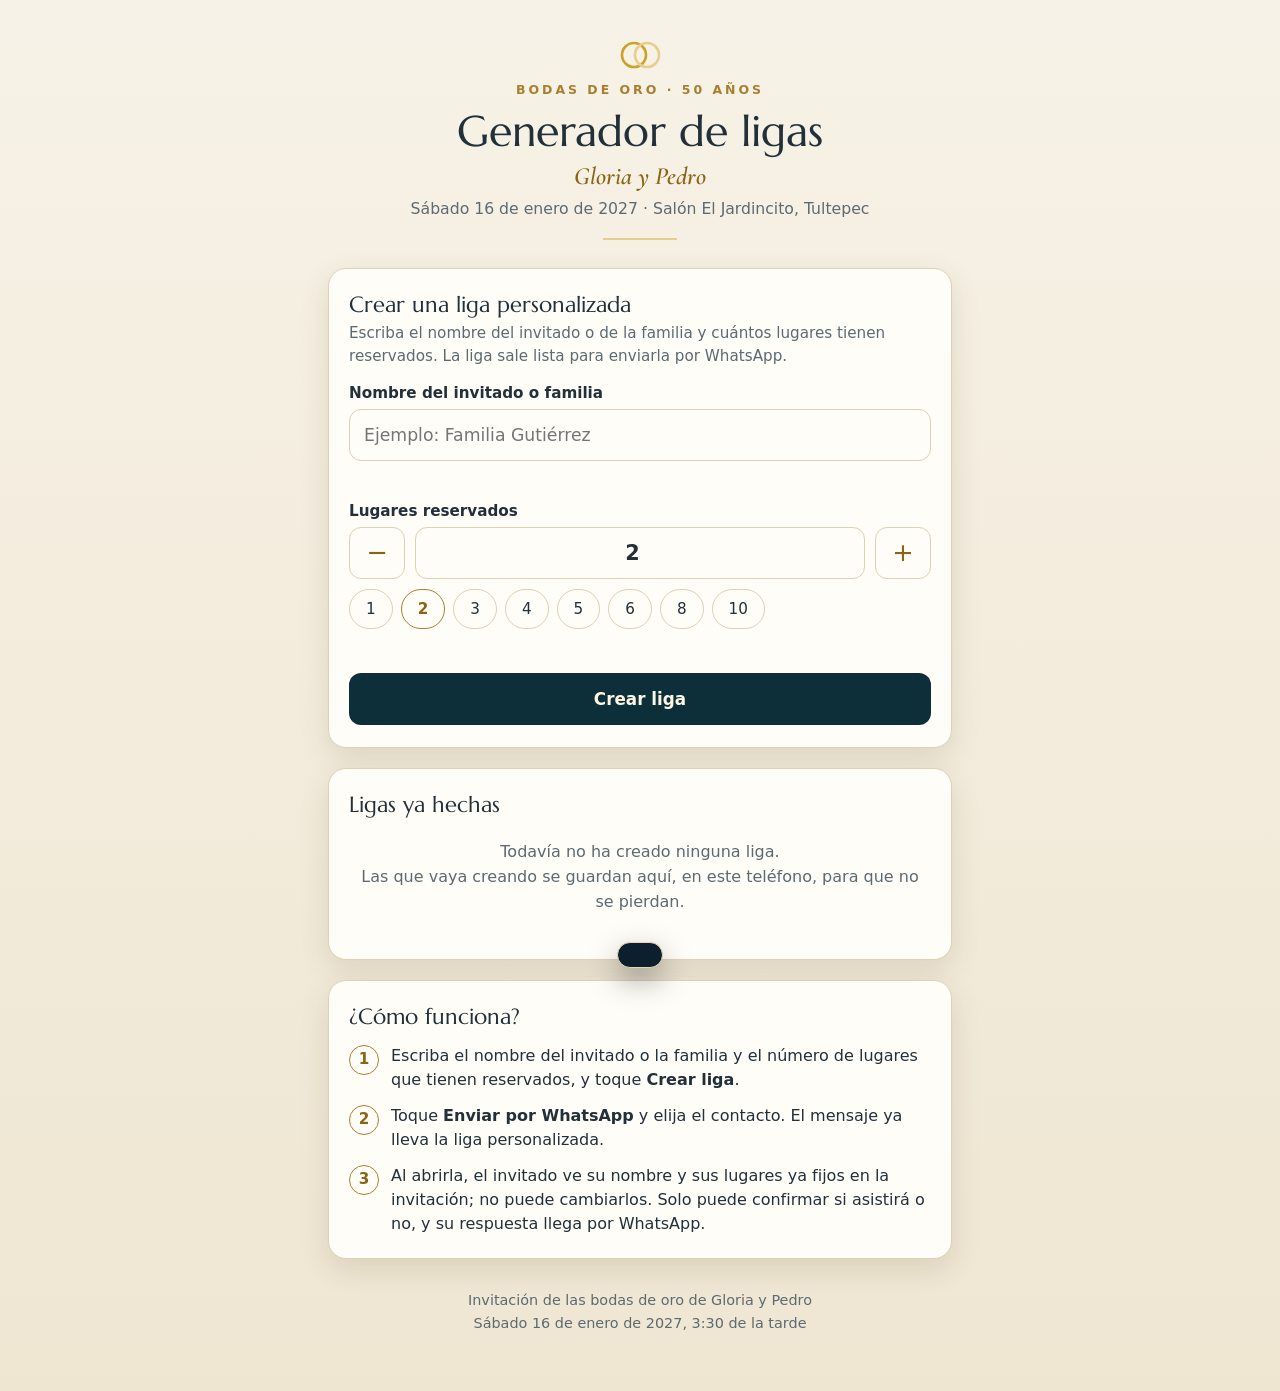
<file: generador.html>
<!doctype html>
<html lang="es">
  <head>
    <meta charset="utf-8" />
    <meta name="viewport" content="width=device-width, initial-scale=1, viewport-fit=cover" />
    <meta name="color-scheme" content="light dark" />
    <link rel="icon" href="data:," />
    <title>Generador de ligas · Bodas de oro</title>
    <link rel="preconnect" href="https://fonts.googleapis.com" />
    <link rel="preconnect" href="https://fonts.gstatic.com" crossorigin />
    <link href="https://fonts.googleapis.com/css2?family=Marcellus&family=Cormorant+Garamond:ital,wght@0,500;0,600;1,500&display=swap" rel="stylesheet" />
    <style>
      :root {
        color-scheme: light;
        --fondo: #f7f2e7;
        --fondo-2: #efe6d2;
        --tarjeta: #fffdf8;
        --tinta: #22303a;
        --tinta-suave: #5c6a72;
        --dorado: #a97f2f;
        --dorado-fuerte: #8a6414;
        --dorado-claro: #e8cd8d;
        --verde: #0d2f3a;
        --verde-2: #12404f;
        --linea: #ddd0b4;
        --error: #a33327;
        --wa: #1faa55;
        --wa-oscuro: #157347;
        --sombra: 0 10px 30px rgba(64, 48, 12, .12);
      }
      @media (prefers-color-scheme: dark) {
        :root {
          color-scheme: dark;
          --fondo: #081a20;
          --fondo-2: #0b222b;
          --tarjeta: #0f2a35;
          --tinta: #f5ecd7;
          --tinta-suave: #c9bfa5;
          --dorado: #e8cd8d;
          --dorado-fuerte: #ffe4ac;
          --dorado-claro: #e8cd8d;
          --verde: #e8cd8d;
          --linea: #2c4a55;
          --error: #ff9d8f;
          --sombra: 0 10px 30px rgba(0, 0, 0, .45);
        }
      }
      * { box-sizing: border-box; }
      html { -webkit-text-size-adjust: 100%; }
      body {
        margin: 0;
        font-family: system-ui, -apple-system, "Segoe UI", Roboto, sans-serif;
        background: linear-gradient(180deg, var(--fondo) 0%, var(--fondo-2) 100%);
        color: var(--tinta);
        min-height: 100vh;
      }
      main { max-width: 660px; margin: 0 auto; padding: 28px 18px 56px; }

      header { text-align: center; padding: 10px 4px 4px; }
      .anillos { display: block; margin: 0 auto 10px; }
      .sobre-titulo {
        font-size: .78rem; font-weight: 700; letter-spacing: .24em; text-transform: uppercase;
        color: var(--dorado); margin: 0;
      }
      h1 {
        font-family: "Marcellus", "Cormorant Garamond", serif; font-weight: 400;
        font-size: clamp(2rem, 7.5vw, 2.7rem); line-height: 1.12; margin: 10px 0 6px;
      }
      .pareja {
        font-family: "Cormorant Garamond", serif; font-style: italic; font-weight: 600;
        font-size: clamp(1.25rem, 5vw, 1.55rem); color: var(--dorado-fuerte); margin: 0;
      }
      .fecha { color: var(--tinta-suave); font-size: .98rem; margin: 8px 0 0; }
      .regla { width: 74px; height: 2px; background: var(--dorado-claro); border: 0; margin: 20px auto 4px; }

      section.tarjeta {
        background: var(--tarjeta); border: 1px solid var(--linea); border-radius: 18px;
        box-shadow: var(--sombra); padding: 22px 20px; margin-top: 20px;
      }
      h2 {
        font-family: "Marcellus", serif; font-weight: 400; font-size: 1.35rem;
        margin: 0 0 4px; color: var(--tinta);
      }
      .ayuda { color: var(--tinta-suave); font-size: .95rem; margin: 0 0 16px; line-height: 1.5; }

      label.campo { display: block; font-weight: 700; font-size: .95rem; margin: 16px 0 7px; }
      label.campo:first-of-type { margin-top: 4px; }
      input[type="text"], input[type="number"] {
        width: 100%; font: inherit; font-size: 1.08rem; color: var(--tinta);
        background: transparent; border: 1.5px solid var(--linea); border-radius: 12px;
        padding: 12px 14px; min-height: 52px;
      }
      input:focus-visible, button:focus-visible, a:focus-visible {
        outline: 3px solid var(--dorado); outline-offset: 2px;
      }
      input[aria-invalid="true"] { border-color: var(--error); }
      .error { color: var(--error); font-size: .92rem; margin: 7px 0 0; min-height: 1.2em; }

      .lugares-fila { display: flex; align-items: stretch; gap: 10px; }
      .paso-btn {
        flex: 0 0 56px; min-height: 52px; font-size: 1.6rem; line-height: 1;
        border: 1.5px solid var(--linea); border-radius: 12px; background: transparent;
        color: var(--dorado-fuerte); cursor: pointer; font-family: inherit;
      }
      .paso-btn:active { background: var(--fondo-2); }
      .lugares-fila input { text-align: center; font-size: 1.3rem; font-weight: 700; }
      .atajos { display: flex; flex-wrap: wrap; gap: 8px; margin-top: 10px; }
      .atajo {
        min-height: 40px; padding: 6px 16px; border-radius: 999px; cursor: pointer;
        border: 1.5px solid var(--linea); background: transparent; color: var(--tinta);
        font: inherit; font-size: .95rem;
      }
      .atajo.activo { border-color: var(--dorado); color: var(--dorado-fuerte); font-weight: 700; }

      .btn {
        display: inline-flex; align-items: center; justify-content: center; gap: 9px;
        min-height: 52px; padding: 12px 20px; border-radius: 12px; border: 0; cursor: pointer;
        font: inherit; font-size: 1.05rem; font-weight: 700; text-decoration: none;
        transition: background .15s ease;
      }
      .btn-principal { width: 100%; background: var(--verde); color: #fdf6e3; margin-top: 20px; }
      @media (prefers-color-scheme: dark) { .btn-principal { background: var(--dorado-claro); color: #0b222b; } }
      .btn-wa { background: var(--wa); color: #fff; }
      .btn-wa:active { background: var(--wa-oscuro); }
      .btn-suave { background: transparent; border: 1.5px solid var(--linea); color: var(--tinta); font-weight: 600; }
      .btn-peligro { background: transparent; border: 1.5px solid var(--error); color: var(--error); font-weight: 600; }

      /* Resultado */
      #resultado { display: none; }
      #resultado.visible { display: block; }
      .vista-previa {
        background: #0b1f2e; border: 1px solid #edd5a9; border-radius: 14px;
        padding: 18px 20px 16px; color: #fff6e2; margin-bottom: 16px;
      }
      .vista-previa .pk { font-size: .72rem; font-weight: 600; letter-spacing: .22em; text-transform: uppercase; color: #ffe4ac; margin: 0; }
      .vista-previa .pn { font-family: "Cormorant Garamond", serif; font-weight: 600; font-size: 1.7rem; line-height: 1.2; margin: 6px 0 0; }
      .vista-previa .pl { font-size: 1.05rem; margin: 6px 0 0; color: #ffe9bd; }
      .liga-caja { display: flex; gap: 8px; }
      .liga-caja input {
        flex: 1; min-width: 0; font-size: .86rem; padding: 10px 12px; min-height: 48px;
        color: var(--tinta-suave);
      }
      .acciones { display: flex; flex-wrap: wrap; gap: 10px; margin-top: 12px; }
      .acciones .btn { flex: 1 1 150px; }

      /* Lista guardada */
      .lista-cab { display: flex; align-items: baseline; justify-content: space-between; gap: 12px; flex-wrap: wrap; }
      .resumen { color: var(--tinta-suave); font-size: .95rem; margin: 2px 0 0; }
      ul#lista { list-style: none; margin: 14px 0 0; padding: 0; display: grid; grid-template-columns: minmax(0, 1fr); gap: 12px; }
      li.liga-item {
        min-width: 0;
        border: 1px solid var(--linea); border-radius: 14px; padding: 14px 16px;
        background: color-mix(in srgb, var(--tarjeta) 60%, var(--fondo) 40%);
      }
      .liga-datos { display: flex; align-items: baseline; justify-content: space-between; gap: 10px; }
      .liga-nombre { font-family: "Cormorant Garamond", serif; font-weight: 600; font-size: 1.35rem; line-height: 1.25; min-width: 0; overflow-wrap: anywhere; }
      .liga-lugares {
        flex: 0 0 auto; font-size: .85rem; font-weight: 700; color: var(--dorado-fuerte);
        border: 1.5px solid var(--dorado-claro); border-radius: 999px; padding: 4px 12px; white-space: nowrap;
      }
      .liga-url {
        display: block; margin-top: 6px; font-size: .78rem; color: var(--tinta-suave);
        white-space: nowrap; overflow: hidden; text-overflow: ellipsis;
      }
      .liga-acciones { display: flex; flex-wrap: wrap; gap: 8px; margin-top: 12px; }
      .mini-btn {
        min-height: 44px; padding: 8px 14px; border-radius: 10px; cursor: pointer;
        font: inherit; font-size: .93rem; font-weight: 600; text-decoration: none;
        display: inline-flex; align-items: center; gap: 7px;
      }
      .mini-wa { background: var(--wa); color: #fff; border: 0; }
      .mini-suave { background: transparent; border: 1.5px solid var(--linea); color: var(--tinta); }
      .mini-borrar { background: transparent; border: 1.5px solid transparent; color: var(--error); margin-left: auto; }
      .vacio { color: var(--tinta-suave); text-align: center; padding: 18px 8px 8px; line-height: 1.55; margin: 0; }
      .pie-lista { display: flex; justify-content: flex-end; margin-top: 16px; }
      .pie-lista[hidden] { display: none; }
      .pie-lista .btn { min-height: 46px; font-size: .95rem; padding: 10px 16px; }

      .pasos { margin: 14px 0 0; padding: 0; list-style: none; display: grid; gap: 12px; counter-reset: paso; }
      .pasos li { display: flex; gap: 12px; align-items: flex-start; line-height: 1.5; }
      .pasos .num {
        flex: 0 0 30px; width: 30px; height: 30px; border-radius: 50%;
        border: 1.5px solid var(--dorado); color: var(--dorado-fuerte);
        display: inline-flex; align-items: center; justify-content: center;
        font-weight: 700; font-size: .95rem; margin-top: 1px;
      }
      footer { text-align: center; color: var(--tinta-suave); font-size: .9rem; margin-top: 30px; line-height: 1.6; }

      #toast {
        position: fixed; left: 50%; bottom: max(22px, env(safe-area-inset-bottom));
        transform: translate(-50%, 90px); background: #0b1f2e; color: #ffe9bd;
        border: 1px solid #edd5a9; border-radius: 999px; padding: 12px 22px;
        font-size: .98rem; font-weight: 600; box-shadow: 0 12px 30px rgba(0,0,0,.35);
        transition: transform .25s ease; z-index: 50; max-width: calc(100vw - 32px); text-align: center;
      }
      #toast.visible { transform: translate(-50%, 0); }
      @media (prefers-reduced-motion: reduce) { #toast { transition: none; } .btn { transition: none; } }
    </style>
  </head>
  <body>
    <main>
      <header>
        <svg class="anillos" width="52" height="34" viewBox="0 0 52 34" aria-hidden="true">
          <circle cx="20" cy="17" r="12" fill="none" stroke="#c9a227" stroke-width="2.6" />
          <circle cx="33" cy="17" r="12" fill="none" stroke="#e8cd8d" stroke-width="2.6" />
        </svg>
        <p class="sobre-titulo">Bodas de oro · 50 años</p>
        <h1>Generador de ligas</h1>
        <p class="pareja">Gloria y Pedro</p>
        <p class="fecha">Sábado 16 de enero de 2027 · Salón El Jardincito, Tultepec</p>
        <hr class="regla" />
      </header>

      <section class="tarjeta" aria-labelledby="titulo-crear">
        <h2 id="titulo-crear">Crear una liga personalizada</h2>
        <p class="ayuda">Escriba el nombre del invitado o de la familia y cuántos lugares tienen reservados. La liga sale lista para enviarla por WhatsApp.</p>

        <form id="formulario" novalidate>
          <label class="campo" for="nombre">Nombre del invitado o familia</label>
          <input type="text" id="nombre" autocomplete="off" maxlength="90"
                 placeholder="Ejemplo: Familia Gutiérrez" />
          <p class="error" id="error-nombre" role="alert"></p>

          <label class="campo" for="lugares">Lugares reservados</label>
          <div class="lugares-fila">
            <button type="button" class="paso-btn" id="menos" aria-label="Quitar un lugar">−</button>
            <input type="number" id="lugares" inputmode="numeric" min="1" max="30" step="1" value="2" aria-describedby="error-lugares" />
            <button type="button" class="paso-btn" id="mas" aria-label="Agregar un lugar">+</button>
          </div>
          <div class="atajos" id="atajos" aria-label="Cantidad rápida">
            <button type="button" class="atajo" data-n="1">1</button>
            <button type="button" class="atajo" data-n="2">2</button>
            <button type="button" class="atajo" data-n="3">3</button>
            <button type="button" class="atajo" data-n="4">4</button>
            <button type="button" class="atajo" data-n="5">5</button>
            <button type="button" class="atajo" data-n="6">6</button>
            <button type="button" class="atajo" data-n="8">8</button>
            <button type="button" class="atajo" data-n="10">10</button>
          </div>
          <p class="error" id="error-lugares" role="alert"></p>

          <button type="submit" class="btn btn-principal" id="crear">Crear liga</button>
        </form>
      </section>

      <section class="tarjeta" id="resultado" aria-labelledby="titulo-resultado">
        <h2 id="titulo-resultado">Liga lista</h2>
        <p class="ayuda">Así verá el invitado su nombre al abrir la invitación:</p>
        <div class="vista-previa" aria-label="Vista previa en la invitación">
          <p class="pk">Invitación para</p>
          <p class="pn" id="prev-nombre"></p>
          <p class="pl" id="prev-lugares"></p>
        </div>
        <div class="liga-caja">
          <input type="text" id="liga-texto" readonly aria-label="Liga personalizada" />
        </div>
        <div class="acciones">
          <a class="btn btn-wa" id="btn-whatsapp" href="#" target="_blank" rel="noopener">
            <svg width="20" height="20" viewBox="0 0 24 24" fill="currentColor" aria-hidden="true"><path d="M12.04 2C6.58 2 2.13 6.45 2.13 11.91c0 1.75.46 3.45 1.32 4.95L2 22l5.25-1.38a9.9 9.9 0 0 0 4.79 1.22c5.46 0 9.9-4.45 9.9-9.91C21.95 6.45 17.5 2 12.04 2zm0 18.03a8.1 8.1 0 0 1-4.13-1.13l-.3-.18-3.12.82.83-3.04-.19-.31a8.08 8.08 0 0 1-1.24-4.28c0-4.47 3.64-8.11 8.15-8.11 4.47 0 8.11 3.64 8.11 8.11 0 4.47-3.64 8.12-8.11 8.12zm4.45-6.08c-.24-.12-1.35-.67-1.57-.74-.22-.08-.38-.12-.55.12-.16.25-.63.77-.77.85-.14.08-.27.09-.5-.03-.25-.13-1.03-.38-1.96-1.21-.72-.65-1.21-1.44-1.35-1.68-.14-.25-.02-.38.11-.51.11-.11.24-.29.36-.43.12-.14.16-.25.24-.41.08-.16.04-.31-.02-.43-.06-.12-.55-1.34-.79-1.92-.2-.48-.41-.42-.56-.43h-.48c-.17 0-.43.06-.67.31-.24.25-.92.9-.92 2.18s.94 2.53 1.07 2.7c.13.17 1.85 2.83 4.48 3.97.63.27 1.12.43 1.5.56.63.2 1.2.17 1.66.1.5-.08 1.55-.47 1.9-.95.35-.48.35-.89.24-.98-.1-.08-.22-.14-.47-.26z"/></svg>
            Enviar por WhatsApp
          </a>
          <button type="button" class="btn btn-suave" id="btn-copiar">Copiar liga</button>
          <a class="btn btn-suave" id="btn-abrir" href="#" target="_blank" rel="noopener">Abrir y revisar</a>
        </div>
      </section>

      <section class="tarjeta" aria-labelledby="titulo-lista">
        <div class="lista-cab">
          <div>
            <h2 id="titulo-lista">Ligas ya hechas</h2>
            <p class="resumen" id="resumen"></p>
          </div>
        </div>
        <p class="vacio" id="vacio">Todavía no ha creado ninguna liga.<br />Las que vaya creando se guardan aquí, en este teléfono, para que no se pierdan.</p>
        <ul id="lista"></ul>
        <div class="pie-lista" id="pie-lista" hidden>
          <button type="button" class="btn btn-peligro" id="borrar-todas">Borrar todas</button>
        </div>
      </section>

      <section class="tarjeta" aria-labelledby="titulo-como">
        <h2 id="titulo-como">¿Cómo funciona?</h2>
        <ol class="pasos">
          <li><span class="num">1</span><span>Escriba el nombre del invitado o la familia y el número de lugares que tienen reservados, y toque <strong>Crear liga</strong>.</span></li>
          <li><span class="num">2</span><span>Toque <strong>Enviar por WhatsApp</strong> y elija el contacto. El mensaje ya lleva la liga personalizada.</span></li>
          <li><span class="num">3</span><span>Al abrirla, el invitado ve su nombre y sus lugares ya fijos en la invitación; no puede cambiarlos. Solo puede confirmar si asistirá o no, y su respuesta llega por WhatsApp.</span></li>
        </ol>
      </section>

      <footer>
        Invitación de las bodas de oro de Gloria y Pedro<br />
        Sábado 16 de enero de 2027, 3:30 de la tarde
      </footer>
    </main>

    <div id="toast" role="status" aria-live="polite"></div>

    <script>
      var BASE = 'https://3raymundolicea6-afk.github.io/gloria-y-pedro-bodas-de-oro/';
      var CLAVE = 'ligas-bodas-de-oro-v1';

      var form = document.querySelector('#formulario');
      var nombreIn = document.querySelector('#nombre');
      var lugaresIn = document.querySelector('#lugares');
      var errNombre = document.querySelector('#error-nombre');
      var errLugares = document.querySelector('#error-lugares');
      var resultado = document.querySelector('#resultado');
      var prevNombre = document.querySelector('#prev-nombre');
      var prevLugares = document.querySelector('#prev-lugares');
      var ligaTexto = document.querySelector('#liga-texto');
      var btnWhatsapp = document.querySelector('#btn-whatsapp');
      var btnAbrir = document.querySelector('#btn-abrir');
      var listaUl = document.querySelector('#lista');
      var vacio = document.querySelector('#vacio');
      var resumen = document.querySelector('#resumen');
      var pieLista = document.querySelector('#pie-lista');
      var toast = document.querySelector('#toast');
      var toastTimer = null;

      function avisar(msg) {
        toast.textContent = msg;
        toast.classList.add('visible');
        clearTimeout(toastTimer);
        toastTimer = setTimeout(function () { toast.classList.remove('visible'); }, 2600);
      }

      function limpiarNombre(s) {
        return (s || '').replace(/\s+/g, ' ').trim().slice(0, 90);
      }
      function lugaresTexto(n) {
        return n === 1 ? 'Tienen 1 lugar reservado para ustedes.'
                        : 'Tienen ' + n + ' lugares reservados para ustedes.';
      }
      function lugaresCorto(n) {
        return n === 1 ? '1 lugar' : n + ' lugares';
      }
      function construirLiga(nombre, lugares) {
        return BASE + '?para=' + encodeURIComponent(nombre) + '&lugares=' + lugares;
      }
      function mensajeWhatsApp(nombre, lugares, liga) {
        var saludo = '¡Hola, ' + nombre + '! ';
        var lugaresParte = lugares === 1 ? 'Tienen 1 lugar reservado para ustedes.'
                                         : 'Tienen ' + lugares + ' lugares reservados para ustedes.';
        return saludo + 'Con mucho cariño les compartimos la invitación a las bodas de oro de Gloria y Pedro, el sábado 16 de enero de 2027. '
          + lugaresParte + ' En la invitación pueden ver los detalles y confirmar su asistencia: ' + liga;
      }

      // ---------- Guardado de la lista ----------
      var ligas = [];
      var memoriaDisponible = true;
      try {
        var guardadas = localStorage.getItem(CLAVE);
        if (guardadas) {
          var parsed = JSON.parse(guardadas);
          if (Array.isArray(parsed)) {
            ligas = parsed.filter(function (l) {
              return l && typeof l.nombre === 'string' && l.nombre.trim() &&
                     isFinite(l.lugares) && l.lugares >= 1 && l.lugares <= 30;
            }).map(function (l) {
              return { nombre: limpiarNombre(l.nombre), lugares: Math.round(l.lugares) };
            });
          }
        }
      } catch (e) { memoriaDisponible = false; }

      function guardar() {
        try { localStorage.setItem(CLAVE, JSON.stringify(ligas)); }
        catch (e) { memoriaDisponible = false; }
      }

      // ---------- Copiar ----------
      function copiarTexto(texto, okMsg) {
        function hecho() { avisar(okMsg); }
        function respaldo() {
          var ta = document.createElement('textarea');
          ta.value = texto;
          ta.setAttribute('readonly', '');
          ta.style.position = 'fixed'; ta.style.opacity = '0';
          document.body.appendChild(ta);
          ta.select();
          try { document.execCommand('copy'); hecho(); }
          catch (e) { avisar('Mantenga presionada la liga para copiarla'); }
          ta.remove();
        }
        if (navigator.clipboard && navigator.clipboard.writeText) {
          navigator.clipboard.writeText(texto).then(hecho, respaldo);
        } else { respaldo(); }
      }

      // ---------- Lista guardada ----------
      function pintarLista() {
        listaUl.innerHTML = '';
        vacio.style.display = ligas.length ? 'none' : 'block';
        pieLista.hidden = ligas.length === 0;
        if (!ligas.length) { resumen.textContent = ''; return; }
        var totalLugares = ligas.reduce(function (s, l) { return s + l.lugares; }, 0);
        resumen.textContent = ligas.length === 1
          ? '1 invitado · ' + totalLugares + ' lugares en total'
          : ligas.length + ' invitados · ' + totalLugares + ' lugares en total';

        ligas.forEach(function (l, i) {
          var liga = construirLiga(l.nombre, l.lugares);
          var li = document.createElement('li');
          li.className = 'liga-item';

          var datos = document.createElement('div');
          datos.className = 'liga-datos';
          var nom = document.createElement('span');
          nom.className = 'liga-nombre';
          nom.textContent = l.nombre;
          var lug = document.createElement('span');
          lug.className = 'liga-lugares';
          lug.textContent = lugaresCorto(l.lugares);
          datos.appendChild(nom); datos.appendChild(lug);

          var url = document.createElement('span');
          url.className = 'liga-url';
          url.textContent = liga;

          var acc = document.createElement('div');
          acc.className = 'liga-acciones';

          var aWa = document.createElement('a');
          aWa.className = 'mini-btn mini-wa';
          aWa.target = '_blank'; aWa.rel = 'noopener';
          aWa.href = 'https://wa.me/?text=' + encodeURIComponent(mensajeWhatsApp(l.nombre, l.lugares, liga));
          aWa.textContent = 'WhatsApp';

          var bCopiar = document.createElement('button');
          bCopiar.type = 'button';
          bCopiar.className = 'mini-btn mini-suave';
          bCopiar.textContent = 'Copiar';
          bCopiar.addEventListener('click', function () { copiarTexto(liga, 'Liga de ' + l.nombre + ' copiada'); });

          var aAbrir = document.createElement('a');
          aAbrir.className = 'mini-btn mini-suave';
          aAbrir.target = '_blank'; aAbrir.rel = 'noopener';
          aAbrir.href = liga;
          aAbrir.textContent = 'Abrir';

          var bBorrar = document.createElement('button');
          bBorrar.type = 'button';
          bBorrar.className = 'mini-btn mini-borrar';
          bBorrar.textContent = 'Borrar';
          bBorrar.setAttribute('aria-label', 'Borrar la liga de ' + l.nombre);
          bBorrar.addEventListener('click', function () {
            if (bBorrar.dataset.confirmar) {
              ligas.splice(i, 1);
              guardar(); pintarLista();
              avisar('Liga borrada');
            } else {
              bBorrar.dataset.confirmar = '1';
              bBorrar.textContent = '¿Seguro? Toque otra vez';
              setTimeout(function () {
                delete bBorrar.dataset.confirmar;
                bBorrar.textContent = 'Borrar';
              }, 3500);
            }
          });

          acc.appendChild(aWa); acc.appendChild(bCopiar); acc.appendChild(aAbrir); acc.appendChild(bBorrar);
          li.appendChild(datos); li.appendChild(url); li.appendChild(acc);
          listaUl.appendChild(li);
        });
      }

      // ---------- Resultado ----------
      var actual = null;
      function mostrarResultado(nombre, lugares) {
        var liga = construirLiga(nombre, lugares);
        actual = { nombre: nombre, lugares: lugares, liga: liga };
        prevNombre.textContent = nombre;
        prevLugares.textContent = lugaresTexto(lugares);
        ligaTexto.value = liga;
        btnAbrir.href = liga;
        btnWhatsapp.href = 'https://wa.me/?text=' + encodeURIComponent(mensajeWhatsApp(nombre, lugares, liga));
        resultado.classList.add('visible');
      }
      document.querySelector('#btn-copiar').addEventListener('click', function () {
        if (actual) copiarTexto(actual.liga, 'Liga copiada, lista para pegar');
      });
      ligaTexto.addEventListener('focus', function () { ligaTexto.select(); });
      ligaTexto.addEventListener('click', function () { ligaTexto.select(); });

      // ---------- Control de lugares ----------
      function leerLugares() {
        var n = parseInt(lugaresIn.value, 10);
        return isNaN(n) ? null : n;
      }
      function fijarLugares(n) {
        n = Math.max(1, Math.min(30, n));
        lugaresIn.value = n;
        marcarAtajos(n);
      }
      function marcarAtajos(n) {
        document.querySelectorAll('.atajo').forEach(function (b) {
          b.classList.toggle('activo', parseInt(b.dataset.n, 10) === n);
        });
      }
      document.querySelector('#menos').addEventListener('click', function () {
        var n = leerLugares(); fijarLugares((n || 2) - 1); errLugares.textContent = '';
      });
      document.querySelector('#mas').addEventListener('click', function () {
        var n = leerLugares(); fijarLugares((n || 1) + 1); errLugares.textContent = '';
      });
      document.querySelectorAll('.atajo').forEach(function (b) {
        b.addEventListener('click', function () { fijarLugares(parseInt(b.dataset.n, 10)); errLugares.textContent = ''; });
      });
      lugaresIn.addEventListener('input', function () { marcarAtajos(leerLugares()); });

      // ---------- Crear liga ----------
      form.addEventListener('submit', function (ev) {
        ev.preventDefault();
        var nombre = limpiarNombre(nombreIn.value);
        var n = leerLugares();
        var ok = true;
        if (!nombre) {
          errNombre.textContent = 'Escriba el nombre del invitado o de la familia.';
          nombreIn.setAttribute('aria-invalid', 'true');
          ok = false;
        } else {
          errNombre.textContent = '';
          nombreIn.removeAttribute('aria-invalid');
        }
        if (n === null || n < 1 || n > 30) {
          errLugares.textContent = 'Los lugares deben ser entre 1 y 30.';
          lugaresIn.setAttribute('aria-invalid', 'true');
          ok = false;
        } else {
          errLugares.textContent = '';
          lugaresIn.removeAttribute('aria-invalid');
        }
        if (!ok) { (!nombre ? nombreIn : lugaresIn).focus(); return; }

        nombreIn.value = nombre;
        fijarLugares(n);

        var clave = nombre.toLowerCase();
        var idx = -1;
        ligas.forEach(function (l, i) { if (l.nombre.toLowerCase() === clave) idx = i; });
        if (idx >= 0) {
          ligas[idx].lugares = n;
          avisar('Liga de ' + nombre + ' actualizada');
        } else {
          ligas.unshift({ nombre: nombre, lugares: n });
          avisar('Liga creada y guardada en la lista');
        }
        guardar();
        pintarLista();
        mostrarResultado(nombre, n);
        resultado.scrollIntoView({ behavior: matchMedia('(prefers-reduced-motion: reduce)').matches ? 'instant' : 'smooth', block: 'start' });
      });
      nombreIn.addEventListener('input', function () {
        errNombre.textContent = '';
        nombreIn.removeAttribute('aria-invalid');
      });

      // ---------- Borrar todas ----------
      var btnTodas = document.querySelector('#borrar-todas');
      btnTodas.addEventListener('click', function () {
        if (btnTodas.dataset.confirmar) {
          ligas = [];
          guardar(); pintarLista();
          delete btnTodas.dataset.confirmar;
          btnTodas.textContent = 'Borrar todas';
          avisar('Se borraron todas las ligas');
        } else {
          btnTodas.dataset.confirmar = '1';
          btnTodas.textContent = '¿Seguro? Toque otra vez para borrar todas';
          setTimeout(function () {
            delete btnTodas.dataset.confirmar;
            btnTodas.textContent = 'Borrar todas';
          }, 4000);
        }
      });

      marcarAtajos(2);
      pintarLista();
      if (!memoriaDisponible) {
        avisar('Este navegador no permite guardar la lista; las ligas se perderán al cerrar la página');
      }
    </script>
  </body>
</html>
</file>
